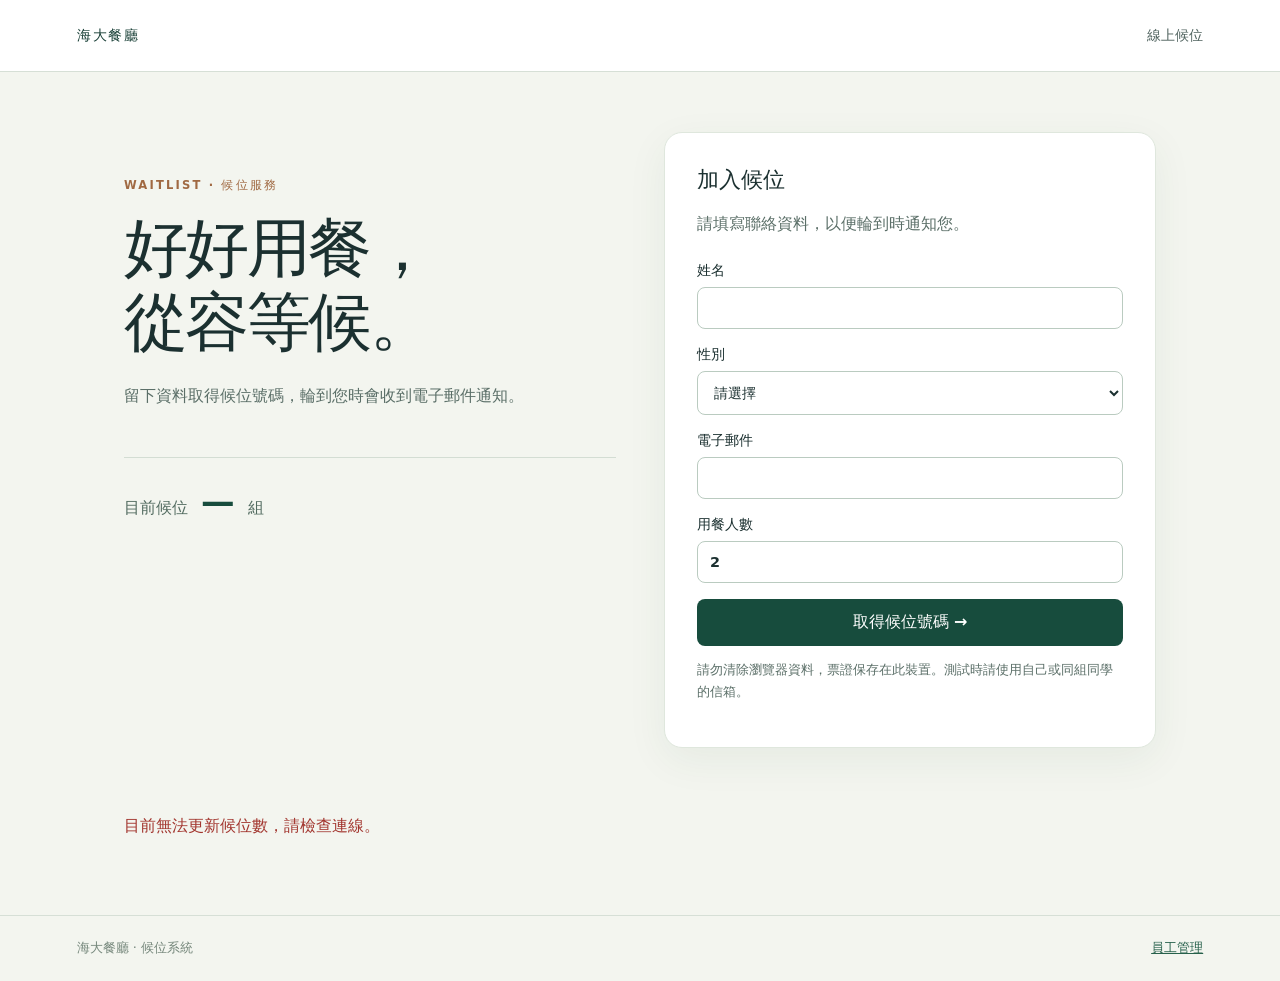
<file: waitlist/index.html>
<!doctype html><html lang="zh-Hant"><head><meta charset="utf-8"><meta name="viewport" content="width=device-width,initial-scale=1"><title>海大餐廳｜線上候位</title><link rel="stylesheet" href="style.css"><script src="app.js" defer></script></head>
<body data-page="customer"><header><span class="brand">海大餐廳</span><span>線上候位</span></header><main><section class="hero"><p class="eyebrow">WAITLIST · 候位服務</p><h1>好好用餐，<br>從容等候。</h1><p>留下資料取得候位號碼，輪到您時會收到電子郵件通知。</p><div class="count">目前候位 <strong id="count">—</strong> 組</div></section><section class="card" id="join-card"><h2>加入候位</h2><p>請填寫聯絡資料，以便輪到時通知您。</p><form id="join-form"><label>姓名<input name="name" maxlength="60" required autocomplete="name"></label><label>性別<select name="gender" required><option value="">請選擇</option><option>男</option><option>女</option><option>其他</option><option>不願透露</option></select></label><label>電子郵件<input name="email" type="email" maxlength="254" required autocomplete="email"></label><label>用餐人數<input name="partySize" type="number" min="1" max="20" value="2" required></label><button type="submit">取得候位號碼 <span aria-hidden="true">→</span></button></form><p class="hint">請勿清除瀏覽器資料，票證保存在此裝置。測試時請使用自己或同組同學的信箱。</p></section><section class="card ticket" id="ticket" hidden><p class="eyebrow">YOUR NUMBER</p><h2>您的候位號碼</h2><strong id="ticket-id" class="ticket-number">—</strong><div class="ticket-grid"><div>前方還有<strong id="ahead">—</strong>組</div><div>目前狀態<strong id="status">—</strong></div></div><p class="hint">畫面每 5 秒更新。請保留此頁，輪到時也會寄送通知。</p><button id="cancel-self" class="secondary">取消我的候位</button><button id="forget" class="text-button" hidden>清除此裝置的票證</button></section><p id="message" class="message" role="status" aria-live="polite"></p></main><footer>海大餐廳 · 候位系統 <a href="staff.html">員工管理</a></footer></body></html>
</file>
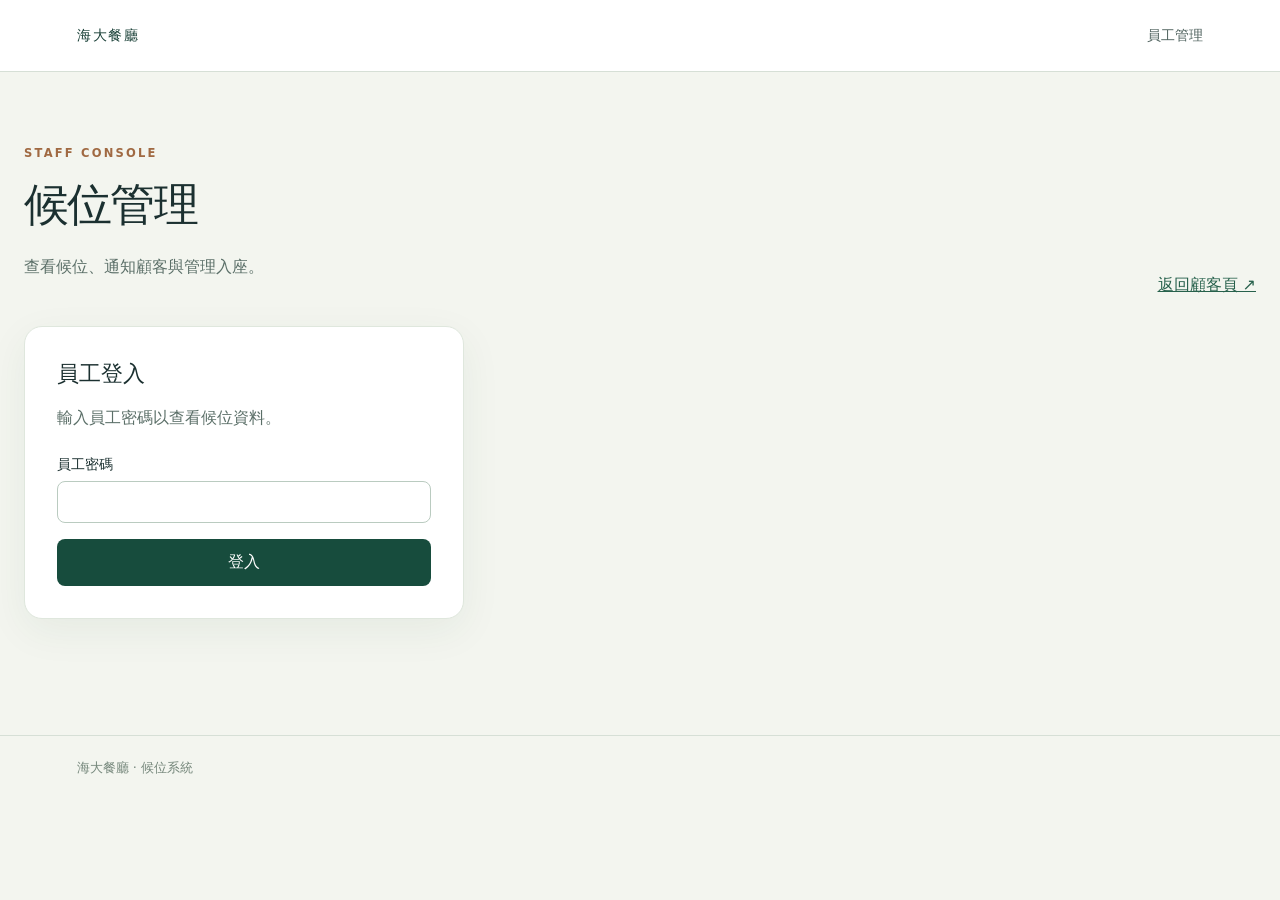
<file: waitlist/staff.html>
<!doctype html><html lang="zh-Hant"><head><meta charset="utf-8"><meta name="viewport" content="width=device-width,initial-scale=1"><title>員工管理｜海大餐廳</title><link rel="stylesheet" href="style.css"><script src="app.js" defer></script></head><body data-page="staff"><header><span class="brand">海大餐廳</span><span>員工管理</span></header><main class="wide"><section class="staff-heading"><div><p class="eyebrow">STAFF CONSOLE</p><h1>候位管理</h1><p>查看候位、通知顧客與管理入座。</p></div><a href="index.html">返回顧客頁 ↗</a></section><section id="login-card" class="card narrow"><h2>員工登入</h2><p>輸入員工密碼以查看候位資料。</p><form id="login-form"><label>員工密碼<input type="password" name="key" required autocomplete="current-password"></label><button>登入</button></form></section><section id="dashboard" hidden><div class="toolbar"><div><h2>目前候位</h2><p>每 5 秒自動更新</p></div><div><button id="refresh" class="secondary">重新整理</button> <button id="logout" class="text-button">登出</button></div></div><div id="stats" class="stats"></div><div class="card table-card"><div class="table-wrap"><table><thead><tr><th>號碼</th><th>姓名</th><th>性別</th><th>人數</th><th>電子郵件</th><th>候位時間</th><th>狀態</th><th>操作</th></tr></thead><tbody id="rows"></tbody></table></div><p id="empty" hidden>目前沒有候位。</p></div><details><summary>事件紀錄</summary><p>僅顯示最近 60 筆，不包含姓名及信箱。</p><button id="show-log" class="secondary">讀取紀錄</button><pre id="log"></pre></details></section><p id="message" class="message" role="status" aria-live="polite"></p></main><footer>海大餐廳 · 候位系統</footer></body></html>
</file>
<file: waitlist/style.css>
:root{font-family:system-ui,-apple-system,"Noto Sans TC",sans-serif;color:#1b3030;background:#f3f5ef;font-synthesis:none}*{box-sizing:border-box}body{margin:0}header{height:72px;padding:0 max(6vw,24px);display:flex;align-items:center;justify-content:space-between;border-bottom:1px solid #d6dfd6;background:#fff;font-size:.9rem;color:#50635f}.brand{font-weight:800;color:#183f36;letter-spacing:.12em}main{max-width:1080px;margin:auto;padding:60px 24px;display:grid;grid-template-columns:1fr 1fr;gap:48px;align-items:start}main.wide{display:block;max-width:1400px}.hero{padding:32px 0}h1{font-size:clamp(2.4rem,5vw,4.2rem);line-height:1.16;letter-spacing:-.04em;margin:16px 0 22px}h2{margin:0 0 12px;font-size:1.35rem}p{line-height:1.7;color:#5b6f68}.eyebrow{font-size:.72rem;font-weight:800;letter-spacing:.19em;color:#a06942}.count{margin-top:48px;border-top:1px solid #d3ddd3;padding-top:24px;color:#526b60}.count strong{font-size:2.1rem;color:#174c3d;margin:0 8px}.card{background:#fff;border:1px solid #dfe7dd;border-radius:18px;padding:32px;box-shadow:0 12px 40px #254c3710}form{display:grid;gap:16px;margin-top:24px}label{display:grid;gap:7px;font-size:.9rem;font-weight:650}input,select{width:100%;border:1px solid #bacbc0;border-radius:8px;padding:12px;background:#fff;color:#1b3030;font:inherit}input:focus,select:focus,button:focus-visible,a:focus-visible{outline:3px solid #d5a566;outline-offset:2px}button{background:#174c3d;color:white;border:0;border-radius:8px;padding:13px 18px;font:inherit;font-weight:700;cursor:pointer}button:disabled{opacity:.5;cursor:wait}.secondary{background:#e8f0e8;color:#174c3d}.text-button{background:transparent;color:#496b5b}.hint{font-size:.8rem}.ticket-number{font-size:4rem;color:#174c3d}.ticket-grid{display:flex;gap:30px;border-top:1px solid #e0e8df;margin:20px 0;padding-top:20px}.ticket-grid strong{display:block;font-size:1.5rem;color:#174c3d}.message{grid-column:1/-1;color:#a2352e;min-height:1.5em}.staff-heading,.toolbar{display:flex;align-items:end;justify-content:space-between;gap:20px}.staff-heading h1{font-size:2.8rem}.narrow{max-width:440px;margin-top:30px}.toolbar{margin-top:25px}.stats{display:grid;grid-template-columns:repeat(5,1fr);gap:12px;margin:24px 0}.stat{background:#e6eee5;padding:18px;border-radius:12px;color:#526b60;font-size:.85rem}.stat strong{display:block;color:#174c3d;font-size:1.5rem;margin-top:6px}.table-card{padding:8px 20px}.table-wrap{overflow-x:auto}table{border-collapse:collapse;width:100%;min-width:900px;font-size:.88rem}th,td{text-align:left;border-bottom:1px solid #e5ebe4;padding:15px 8px;white-space:nowrap}th{color:#61766d;font-size:.78rem}td button{padding:8px;margin:2px;font-size:.78rem}details{margin-top:28px}pre{white-space:pre-wrap;overflow-wrap:anywhere;font-size:.8rem}footer{border-top:1px solid #d6dfd6;padding:24px max(6vw,24px);color:#75877b;font-size:.8rem;display:flex;justify-content:space-between}a{color:#27614c}[hidden]{display:none!important}@media(max-width:760px){main{display:block;padding:28px 20px}.hero{padding:0 0 30px}.count{margin-top:25px}.card{padding:24px}.stats{grid-template-columns:repeat(2,1fr)}.staff-heading,.toolbar{align-items:start;flex-direction:column}.message{margin-top:20px}.ticket-grid{gap:20px}}
</file>
